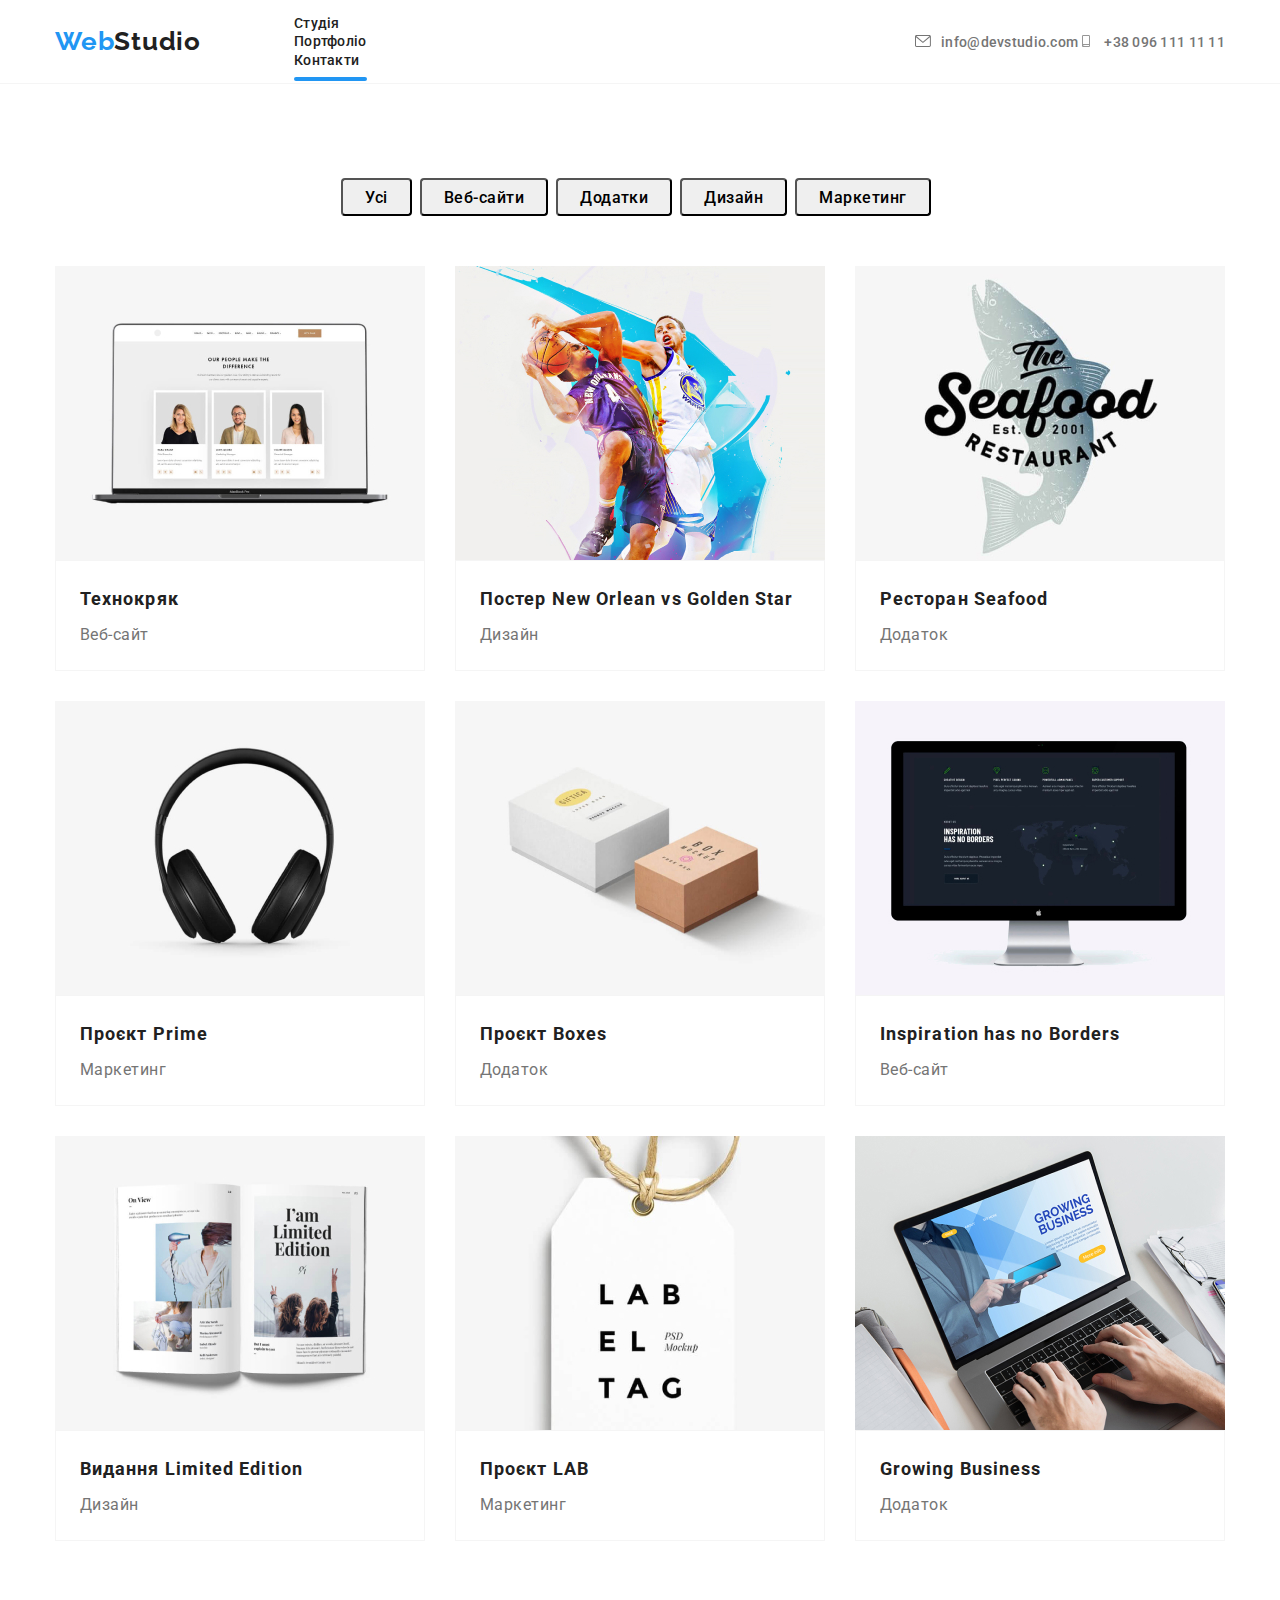
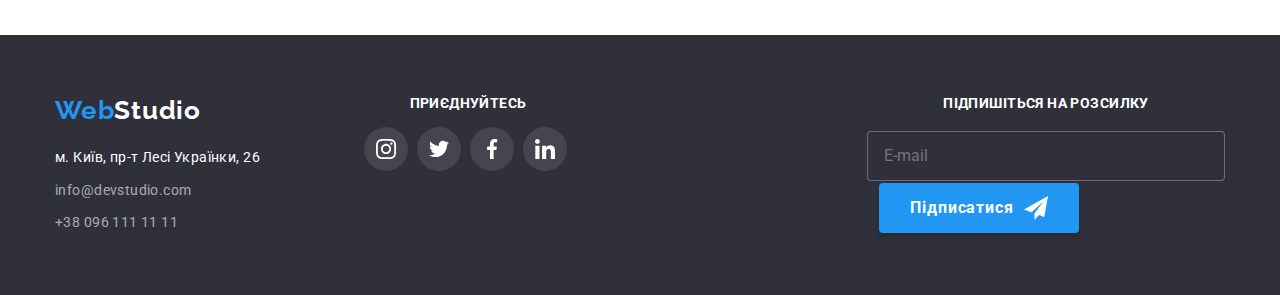
<file: portfolio.html>
<!DOCTYPE html>
<html lang="en">
<head>
    <meta charset="UTF-8">
    <meta http-equiv="X-UA-Compatible" content="IE=edge">
    <meta name="viewport" content="width=device-width, initial-scale=1.0">
    <title>Web Studio</title>
    <link rel="preconnect" href="https://fonts.googleapis.com">
    <link rel="preconnect" href="https://fonts.gstatic.com" crossorigin>
    <link href="https://fonts.googleapis.com/css2?family=Raleway:wght@700&family=Roboto:wght@400;500;700;900&display=swap"
        rel="stylesheet">
    <link rel="stylesheet" href="https://cdnjs.cloudflare.com/ajax/libs/modern-normalize/1.1.0/modern-normalize.min.css">
    <link rel="stylesheet" href="./css/main.min.css">
</head>
<body>
    <header>
        <div class="container">
            <nav>
                <a class="logo" href="./index.html"> <span class="logo__web">Web</span><span
                        class="logo__studio">Studio</span></a>
                <ul class="">
                    <li> <a class="header__studio menu-link " href="./index.html">Студія</a></li>
                    <li> <a class="header__portfolio menu-link  menu-link--active" href="./portfolio.html">Портфоліо</a></li>
                    <li> <a class="header__contacts menu-link" href="#">Контакти</a></li>
                </ul>
            </nav>
            <ul class="email-tel-header">
                <li><a class="header__email" href="mailto:info@devstudio.com"><svg class="email__svg" width="16"
                            height="12">
                            <use href="./images/symbol-defs.svg#icon-email"></use>
                        </svg>info@devstudio.com
                    </a></li>
                <li><a class="header__tel" href="tel:+380961111111"><svg class="smartphone__svg" width="16" height="12">
                            <use href="./images/symbol-defs.svg#icon-smartphone"></use>
                        </svg>+38 096 111 11 11</a></li>
            </ul>
        </div>
    </header>
    <main>
        <section class="section-portfolio">
            <div class="container">
                <h1 hidden>Project</h1>
                    <ul class="button-filters__ul ">
                        <li><button class="button-filters" type="button">Усі</button></li>
                        <li><button class="button-filters" type="button">Веб-сайти</button></li>
                        <li><button class="button-filters" type="button">Додатки</button></li>
                        <li><button class="button-filters" type="button">Дизайн</button></li>
                        <li><button class="button-filters" type="button">Маркетинг</button></li>
                    </ul>
            </div>
            <div class="container">
                <ul class="site">
                    <li class="items">
                        <div class="product">
                        <img src="./images/project1.jpg" alt="Технокряк" width="370">
                        <div class="product__tumb">
                            <div class="product__text">
                                <p>Ресурс пропонує комплексні пропозиції з різним рівнем функціоналу 
                                та сервісів. Все це дозволить відвідувачу отримати
                                вичерпні відомості про компанію чи приватну особу.</p>
                            </div>
                        </div>
                        </div>
                        <div class="portfolio-project">
                            <h2 class="portfolio-project__title">Технокряк</h2>
                            <p class="portfolio-project__text">Веб-сайт</p>
                        </div>
                    </li>
                    <li class="items">
                        <div class="product">
                            <img class="img-portfolio" src="./images/project2.jpg" alt="Постер New Orlean vs Golden Star" width="370">
                            <div class="product__tumb">
                                <div class="product__text">
                                    <p>Ресурс пропонує комплексні пропозиції з різним рівнем функціоналу
                                        та сервісів. Все це дозволить відвідувачу отримати
                                        вичерпні відомості про компанію чи приватну особу.</p>
                                </div>
                            </div>
                        </div>
                        <div class="portfolio-project">
                            <h2 class="portfolio-project__title">Постер New Orlean vs Golden Star</h2>
                            <p class="portfolio-project__text">Дизайн</p>
                        </div>
                    </li>
                    <li class="items">
                        <div class="product">
                            <img class="img-portfolio" src="./images/project3.jpg" alt="Ресторан Seafood" width="370">
                            <div class="product__tumb">
                                <div class="product__text">
                                    <p>Ресурс пропонує комплексні пропозиції з різним рівнем функціоналу
                                        та сервісів. Все це дозволить відвідувачу отримати
                                        вичерпні відомості про компанію чи приватну особу.</p>
                                </div>
                            </div>
                        </div>
                        <div class="portfolio-project">
                            <h2 class="portfolio-project__title">Ресторан Seafood</h2>
                            <p class="portfolio-project__text">Додаток</p>
                        </div>
                    </li>
                    <li class="items">
                        <div class="product">
                            <img class="img-portfolio" src="./images/project4.jpg" alt="Проєкт Prime" width="370">
                            <div class="product__tumb">
                                <div class="product__text">
                                    <p>Ресурс пропонує комплексні пропозиції з різним рівнем функціоналу
                                        та сервісів. Все це дозволить відвідувачу отримати
                                        вичерпні відомості про компанію чи приватну особу.</p>
                                </div>
                            </div>
                        </div>
                        <div class="portfolio-project">
                            <h2 class="portfolio-project__title">Проєкт Prime</h2>
                            <p class="portfolio-project__text">Маркетинг</p>
                        </div>
                    </li>
                    <li class="items">
                        <div class="product">
                            <img class="img-portfolio" src="./images/project5.jpg" alt="Проєкт Boxes" width="370">
                            <div class="product__tumb">
                                <div class="product__text">
                                    <p>Ресурс пропонує комплексні пропозиції з різним рівнем функціоналу
                                        та сервісів. Все це дозволить відвідувачу отримати
                                        вичерпні відомості про компанію чи приватну особу.</p>
                                </div>
                            </div>
                        </div>
                        <div class="portfolio-project">
                            <h2 class="portfolio-project__title">Проєкт Boxes</h2>
                            <p class="portfolio-project__text">Додаток</p>
                        </div>
                    </li>
                    <li class="items">
                        <div class="product">
                            <img class="img-portfolio" src="./images/project6.jpg" alt="Inspiration has no Borders" width="370">
                            <div class="product__tumb">
                                <div class="product__text">
                                    <p>Ресурс пропонує комплексні пропозиції з різним рівнем функціоналу
                                        та сервісів. Все це дозволить відвідувачу отримати
                                        вичерпні відомості про компанію чи приватну особу.</p>
                                </div>
                            </div>
                        </div>
                        <div class="portfolio-project">
                            <h2 class="portfolio-project__title">Inspiration has no Borders</h2>
                            <p class="portfolio-project__text">Веб-сайт</p>
                        </div>
                    </li>
                    <li class="items items-last">
                        <div class="product">
                            <img class="img-portfolio" src="./images/project7.jpg" alt="Видання Limited Edition" width="370">
                            <div class="product__tumb">
                                <div class="product__text">
                                    <p>Ресурс пропонує комплексні пропозиції з різним рівнем функціоналу
                                        та сервісів. Все це дозволить відвідувачу отримати
                                        вичерпні відомості про компанію чи приватну особу.</p>
                                </div>
                            </div>
                        </div>
                        <div class="portfolio-project">
                            <h2 class="portfolio-project__title">Видання Limited Edition</h2>
                            <p class="portfolio-project__text">Дизайн</p>
                        </div>
                    </li>
                    <li class="items items-last">
                        <div class="product">
                            <img class="img-portfolio" src="./images/project8.jpg" alt="Проєкт LAB" width="370">
                            <div class="product__tumb">
                                <div class="product__text">
                                    <p>Ресурс пропонує комплексні пропозиції з різним рівнем функціоналу
                                        та сервісів. Все це дозволить відвідувачу отримати
                                        вичерпні відомості про компанію чи приватну особу.</p>
                                </div>
                            </div>
                        </div>
                        <div class="portfolio-project">
                            <h2 class="portfolio-project__title">Проєкт LAB</h2>
                            <p class="portfolio-project__text">Маркетинг</p>
                        </div>
                    </li>
                    <li class="items items-last">
                        <div class="product">
                            <img class="img-portfolio" src="./images/project9.jpg" alt="Growing Business" width="370">
                            <div class="product__tumb">
                                <div class="product__text">
                                    <p>Ресурс пропонує комплексні пропозиції з різним рівнем функціоналу
                                        та сервісів. Все це дозволить відвідувачу отримати
                                        вичерпні відомості про компанію чи приватну особу.</p>
                                </div>
                            </div>
                        </div>
                        <div class="portfolio-project">
                            <h2 class="portfolio-project__title">Growing Business</h2>
                            <p class="portfolio-project__text">Додаток</p>
                        </div>
                    </li>
                </ul>
            </div>
        </section>
    </main>
    <footer>
        <div class="container footer__try">
            <div class="footer__div">
                <a class="logo" href="./index.html"> <span class="logo__web">Web</span><span
                        class="logo__studio logo__footer">Studio</span></a>
                <address class="footer-address">
                    <ul class="footer-address__contact">
                        <li class="footer-address__li">
                            <a class="footer-address__map" href="https://goo.gl/maps/CPtrU1FHBa2aNyZL9" target="_blank"
                                rel="noopener noreferrer nofollow">м. Київ, пр-т Лесі Українки, 26</a>
                        </li>
                        <li class="footer-address__li">
                            <a class="footer-address__email" href="mailto:info@devstudio.com">info@devstudio.com</a>
                        </li>
                        <li>
                            <a class="footer-address__tel" href="tel:+380961111111">+38 096 111 11 11</a>
                        </li>
                    </ul>
                </address>
            </div>
            <div class="footer__social-links">
                <h2 class="footer__h2">приєднуйтесь</h2>
                <ul class="social-links">
                    <li class="social-links__page ">
                        <a href="" class="page footer__page">
                            <svg class="network footer-network" width="20" height="20">
                                <use href="./images/symbol-defs.svg#icon-instagram"></use>
                            </svg>
                        </a>
                    </li>
                    <li class="social-links__page ">
                        <a href="" class="page footer__page">
                            <svg class="network footer-network" width="20" height="20">
                                <use href="./images/symbol-defs.svg#icon-twitter"></use>
                            </svg>
                        </a>
                    </li>
                    <li class="social-links__page ">
                        <a href="" class="page footer__page">
                            <svg class="network footer-network" width="20" height="20">
                                <use href="./images/symbol-defs.svg#icon-facebook"></use>
                            </svg>
                        </a>
                    </li>
                    <li class="social-links__page ">
                        <a href="" class="page footer__page">
                            <svg class="network footer-network" width="20" height="20">
                                <use href="./images/symbol-defs.svg#icon-linkedin"></use>
                            </svg>
                        </a>
                    </li>
                </ul>
            </div>
            <form class="footer-form">
                <h3 class="footer-form__h3">Підпишіться на розсилку</h3>
                <label for="email"></label>
                <input class="footer-form__input" type="email" name="email" id="email" placeholder="E-mail">
                <button class="footer-form__submit" type="submit">Підписатися <svg class="footer-form__icon" width="24"
                        height="24">
                        <use href="./images/symbol-defs.svg#icon-icon-send"></use>
                    </svg></button>
            </form>
        </div>
    </footer>
</body>
</html>
</file>
<file: css/main.min.css>
:root{--accent-color: #2196F3;--primary-text-color-: #212121;--text-color: #757575;--background-color: #F5F5F5;--background-footer: #2F303A;--button-color: #FFFFFF;--white-color: #FFFFFF;--background-btn-filters: #F5F4FA;--background-color-item: #F5F4FA}header{border-bottom:solid 1px var(--background-color);position:relative}@media screen and (min-width: 1200px){.header__li:not(last-child){margin-right:50px}}header li{display:block}nav{display:flex;align-items:center}@media screen and (max-width: 767px){nav{width:100%;display:flex;justify-content:space-between}}.email-tel-header{margin-left:auto;padding-top:33px;padding-bottom:32px}@media screen and (max-width: 767px){.email-tel-header{display:none}}@media screen and (min-width: 1200px){.email-tel-header{display:flex}}.menu-header{display:flex}@media screen and (max-width: 767px){.menu-header{display:none}}@media screen and (min-width: 768px){.menu-header{margin-left:87px}}header div{display:flex;align-items:center}.logo{padding-top:24px;padding-bottom:24px;font-family:"Raleway",sans-serif;font-weight:700;font-size:24px;line-height:1.19;letter-spacing:.03em}@media screen and (min-width: 1200px){.logo{margin-right:93px}}@media screen and (min-width: 1200px){.logo{font-size:26px}}.menu-container{display:flex;padding:0;margin:0;list-style:none}@media(max-width: 767px){.menu{display:none}}.menu-toggle{min-height:40px;min-width:40px;display:flex;align-items:center;justify-content:center;margin:0;padding:0;background-color:rgba(0,0,0,0);cursor:pointer;border:none;border-radius:50%;outline:none}@media(min-width: 768px){.menu-toggle{display:none}}.menu-toggle:hover,.menu-toggle:focus{color:var(--accent-color);transition:color 250ms cubic-bezier(0.4, 0, 0.2, 1)}.menu-container{position:fixed;top:0;left:0;width:100vw;height:100vh;padding:32px;background-color:#fff;z-index:999;transform:translateX(100%);transition:transform 250ms ease-in-out}.menu-container.is-open{transform:translateX(0)}.menu-container .menu-toggle{position:absolute;top:16px;right:16px;color:var(--primary-text-color)}.site-nav-mobile{padding:0;margin:0;list-style:none}.site-nav-mobile__link.current{color:var(--accent-color)}.site-nav-mobile__item{margin-bottom:32px}.site-nav-mobile__link{font-weight:500;font-size:40px;line-height:1.17;letter-spacing:.02em;color:var(--primary-text-color-)}.site-nav-mobile__link:hover,.site-nav-mobile__link:focus{color:var(--accent-color)}.nav-box-mobile{display:flex;flex-direction:column;justify-content:space-between}.contact-nav-mobile{margin-bottom:86px}.contact-nav-mobile__item:not(:last-child){margin-bottom:32px}.phone-mobile{font-weight:500;font-size:34px;line-height:1.2;color:var(--accent-color)}.email-mobile{color:var(--text-color);font-weight:500;font-size:24px;line-height:1.2}.network-mobile{position:absolute;bottom:48px;display:flex;flex-direction:row;font-size:18px;line-height:1.2;font-weight:500;letter-spacing:.02em}@media screen and (min-width: 768px){.network-mobile{display:none}}.network-mobile__item{border-right:1px solid rgba(33,33,33,.2);padding:0 10px}.network-mobile__item:last-child{border-right:none}.network-mobile__item:first-child{padding-left:0}.network-mobile__link{color:var(--accent-color)}.network-mobile__link:hover,.network-mobile__link:focus{cursor:pointer}.logo__web{color:var(--accent-color)}.logo__studio{color:var(--primary-text-color-)}.header__studio{padding-top:33px;padding-bottom:32px;font-weight:500;font-size:14px;line-height:1.14;letter-spacing:.02em;color:var(--primary-text-color-);transition:color 250ms cubic-bezier(0.4, 0, 0.2, 1)}.header__portfolio{padding-top:33px;padding-bottom:32px;font-weight:500;font-size:14px;line-height:1.14;letter-spacing:.02em;color:var(--primary-text-color-);transition:color 250ms cubic-bezier(0.4, 0, 0.2, 1)}.header__contacts{padding-top:33px;padding-bottom:32px;font-weight:500;font-size:14px;line-height:1.14;letter-spacing:.02em;color:var(--primary-text-color-);transition:color 250ms cubic-bezier(0.4, 0, 0.2, 1)}.header__email{padding-top:33px;padding-bottom:32px;font-weight:500;font-size:12px;line-height:1.14;letter-spacing:.02em;color:var(--text-color);transition:color 250ms cubic-bezier(0.4, 0, 0.2, 1)}@media screen and (min-width: 1140px){.header__email{font-size:14px}}.email__svg{fill:currentColor;margin-right:10px}.email__svg:hover{fill:currentColor}.email__svg:focus{fill:currentColor}.smartphone__svg{fill:currentColor;margin-right:10px}.smartphone__svg:hover{fill:currentColor}.smartphone__svg:focus{fill:currentColor}.header__tel{padding-top:33px;padding-bottom:32px;font-weight:500;font-size:12px;line-height:1.14;letter-spacing:.02em;color:var(--text-color);transition:color 250ms cubic-bezier(0.4, 0, 0.2, 1)}@media screen and (min-width: 1200px){.header__tel{font-size:14px}}.menu-link{position:relative}.menu-link:not(last-child){margin-right:50px}.menu-link::after{content:"";display:block;width:100%;height:4px;background-color:var(--accent-color);border-radius:2px;position:absolute;bottom:0;opacity:0;transition:opacity 250ms cubic-bezier(0.4, 0, 0.2, 1)}.menu-link:hover::after{opacity:1}.menu-link--active::after{content:"";display:block;width:100%;height:4px;background-color:var(--accent-color);border-radius:2px;position:absolute;bottom:0;opacity:1}.bcg-hero{text-align:center;padding-bottom:118px;height:400px;max-width:1600px;margin-left:auto;margin-right:auto;background-color:var(--bgc-temporary-color);background-image:linear-gradient(to right, rgba(47, 48, 58, 0.4), rgba(47, 48, 58, 0.4)),url("../images/bcg-img-mobile.jpg");background-repeat:no-repeat;background-size:cover;background-position:center}@media(min-device-pixel-ratio: 2),(-webkit-min-device-pixel-ratio: 2),(min-resolution: 2dppx){.bcg-hero{background-image:linear-gradient(to right, rgba(47, 48, 58, 0.4), rgba(47, 48, 58, 0.4)),url("../images/bcg-img-mobile@2x.jpg")}}@media screen and (min-width: 768px)and (max-width: 1199px){.bcg-hero{background-image:linear-gradient(to right, rgba(47, 48, 58, 0.4), rgba(47, 48, 58, 0.4)),url("../images/bcg-img-tablet.jpg")}}@media screen and (min-width: 768px)and (max-width: 1199px)and (min-device-pixel-ratio: 2),screen and (min-width: 768px)and (max-width: 1199px)and (-webkit-min-device-pixel-ratio: 2),screen and (min-width: 768px)and (max-width: 1199px)and (min-resolution: 2dppx){.bcg-hero{background-image:linear-gradient(to right, rgba(47, 48, 58, 0.4), rgba(47, 48, 58, 0.4)),url("../images/bcg-img-tablet@2x.jpg")}}@media screen and (min-width: 1200px){.bcg-hero{padding-top:118px;background-image:linear-gradient(to right, rgba(47, 48, 58, 0.4), rgba(47, 48, 58, 0.4)),url("../images/bcg-img-desk.jpg");height:600px}}@media screen and (min-width: 1200px)and (min-device-pixel-ratio: 2),screen and (min-width: 1200px)and (-webkit-min-device-pixel-ratio: 2),screen and (min-width: 1200px)and (min-resolution: 2dppx){.bcg-hero{background-image:linear-gradient(to right, rgba(47, 48, 58, 0.4), rgba(47, 48, 58, 0.4)),url("../images/bcg-img-desk@2x.jpg")}}.hero{text-align:center;padding-bottom:200px}.main-hero__title{margin:auto;font-weight:900;font-size:26px;line-height:1.36;letter-spacing:.06em;text-transform:uppercase;color:var(--white-color)}@media screen and (min-width: 767px){.main-hero__title{width:360px}}@media screen and (min-width: 1200px){.main-hero__title{font-size:44px;width:700px}}.main-hero__btn{display:inline-block;border-radius:4px;min-width:216px;height:50px;margin-top:30px;font-family:"Roboto";font-weight:700;font-size:16px;line-height:1.8;letter-spacing:.06em;background-color:var(--accent-color);color:var(--button-color);box-shadow:0px 4px 4px rgba(0,0,0,.15);transition:background-color 250ms cubic-bezier(0.4, 0, 0.2, 1)}.section__feature{padding-bottom:0}@media screen and (min-width: 767px){.section__display{display:flex;flex-wrap:wrap}}@media screen and (min-width: 1200px){.section__display{display:flex;flex-wrap:nowrap;justify-content:space-between}}@media screen and (min-width: 767px){.item{width:calc((100% - 60px)/2);margin:15px}}@media screen and (min-width: 1200px){.item{width:270px}}.item__1::before{display:block;content:"";height:120px;background-image:url(../svg/Group1.svg);background-size:70px;background-repeat:no-repeat;background-position:center;background-color:var(--background-color-item);margin-bottom:30px;border-radius:4px}.item__2::before{display:block;content:"";height:120px;background-image:url(../svg/clock1.svg);background-size:70px;background-repeat:no-repeat;background-position:center;background-color:var(--background-color-item);margin-bottom:30px;border-radius:4px}.item__3::before{display:block;content:"";height:120px;background-image:url(../svg/diagram1.svg);background-size:70px;background-repeat:no-repeat;background-position:center;background-color:var(--background-color-item);margin-bottom:30px;border-radius:4px}.item__4::before{display:block;content:"";height:120px;background-image:url(../svg/astronaut1.svg);background-size:70px;background-repeat:no-repeat;background-position:center;background-color:var(--background-color-item);margin-bottom:30px;border-radius:4px}.item__feature{margin-bottom:10px;font-weight:700;font-size:14px;line-height:1.14;letter-spacing:.03em;text-transform:uppercase}@media screen and (max-width: 767px){.item__feature{text-align:center}}.item__text{font-weight:400;font-size:14px;line-height:1.7;letter-spacing:.03em;color:var(--text-color)}@media screen and (max-width: 1200px){.section-title{display:none}}.title-box{margin-bottom:50px;text-align:center;font-weight:700;font-size:36px;line-height:1.16;letter-spacing:.03em}.title-box__li{position:relative}.title-box__div{position:absolute;bottom:0;left:0;width:370px;height:70px;background-color:rgba(47,48,58,.8)}.title-box__text{font-family:"Roboto";font-weight:700;font-size:14px;line-height:16px;text-align:center;letter-spacing:.03em;text-transform:uppercase;color:#fff;padding-top:27px}.team__title{margin-bottom:50px;text-align:center;font-weight:700;font-size:36px;line-height:1.16;letter-spacing:.03em}.team__container{background-color:#f5f4fa}.team-card{display:block}@media screen and (min-width: 768px){.team-card{display:flex;flex-wrap:wrap;gap:30px}}.team-card__box{text-align:center;padding-top:30px;padding-bottom:30px}.team-card__li{box-shadow:0px 1px 3px rgba(0,0,0,.12),0px 1px 1px rgba(0,0,0,.14),0px 2px 1px rgba(0,0,0,.2);border-radius:0px 0px 4px 4px;background-color:var(--white-color)}.team-card__li:last-child{margin-right:0}@media screen and (min-width: 768px){.team-card__li{margin-bottom:0;width:calc((100% - 30px)/2)}}@media screen and (min-width: 1200px){.team-card__li{flex-basis:calc((100% - 90px)/4)}}.team-card__name{margin-bottom:10px;font-weight:500;font-size:16px;line-height:1.18;letter-spacing:.03em}.team-card__job{font-weight:400;font-size:16px;line-height:1.18;letter-spacing:.03em;color:var(--text-color)}.team__container{background-color:#f5f4fa}.social-lincs{padding-left:12px;padding-right:12px;margin:0}.social-links__page{display:inline-flex;flex-direction:row;margin-top:16px}.social-links__page:not(last-child){margin-right:5px}.page{display:flex;justify-content:center;align-items:center;border-radius:50%;width:44px;height:44px;fill:#afb1b8;transition:background-color 250ms cubic-bezier(0.4, 0, 0.2, 1)}.page:hover{background-color:var(--accent-color);fill:var(--white-color);border-radius:50%;transition:background-color 250ms cubic-bezier(0.4, 0, 0.2, 1)}.page:focus{background-color:var(--accent-color);fill:var(--white-color);border-radius:50%}.clients-h2{padding-bottom:50px;font-family:"Roboto";font-weight:700;font-size:36px;line-height:1.16;text-align:center;letter-spacing:.03em;color:var(--primary-text-color-)}.company-icon{display:flex;flex-wrap:wrap;justify-content:center;gap:15px}.company-icon__li{width:calc((100% - 15px)/2)}@media screen and (max-width: 767px){.company-icon__li{display:contents}}@media screen and (min-width: 768px){.company-icon__li{width:calc((100% - 180px)/3)}}@media screen and (min-width: 1200px){.company-icon__li{width:calc((100% - 150px)/6)}}.company-icon__a{display:inline-flex;flex-direction:row;justify-content:center;align-items:center;width:170px;height:92px;border:1px solid #afb1b8;border-radius:4px;fill:#afb1b8;color:#afb1b8;transition:fill 250ms cubic-bezier(0.4, 0, 0.2, 1)}.company-icon__a:hover{fill:var(--accent-color);border:1px solid var(--accent-color);transition:fill 250ms cubic-bezier(0.4, 0, 0.2, 1)}.company-icon__a:focus{fill:var(--accent-color);border:1px solid var(--accent-color)}.company-ico__svg{fill:currentColor}.company-ico__svg:hover{fill:currentColor}.company-ico__svg:focus{fill:currentColor}.button-filters__ul{display:flex;justify-content:center;margin-bottom:50px}.button-filters{text-align:center;font-family:"Roboto",sans-serif;padding-left:22px;padding-right:22px;height:38px;font-weight:500;font-size:16px;line-height:1.6;letter-spacing:.03em;border-radius:4px;transition:background-color 250ms cubic-bezier(0.4, 0, 0.2, 1)}.button-filters:hover{box-shadow:0px 1px 3px rgba(0,0,0,.12),0px 1px 1px rgba(0,0,0,.14),0px 2px 1px rgba(0,0,0,.2)}.button-filters:focus{box-shadow:0px 1px 3px rgba(0,0,0,.12),0px 1px 1px rgba(0,0,0,.14),0px 2px 1px rgba(0,0,0,.2)}.button-filters:not(last-child){margin-right:8px}.items:hover{box-shadow:0px 1px 1px rgba(0,0,0,.12),0px 4px 4px rgba(0,0,0,.06),1px 4px 6px rgba(0,0,0,.16);transition:box-shadow 250ms cubic-bezier(0.4, 0, 0.2, 1)}.section-portfolio{padding-top:94px}.site{display:flex;flex-wrap:wrap}.site .items{width:370px;margin-right:30px;margin-bottom:30px}.site .items:nth-child(3n){margin-right:0}.site .items-last{margin-bottom:0}.portfolio-project__title{margin-bottom:4px;font-weight:700;font-size:18px;line-height:2;letter-spacing:.06em}.portfolio-project__text{font-weight:400;font-size:16px;line-height:1.8;letter-spacing:.03em;color:var(--text-color)}.portfolio-project{padding:20px 24px;border:solid 1px var(--background-color)}.product{position:relative;overflow:hidden}.product__tumb{position:absolute;top:0;left:0;width:100%;height:100%;background-color:rgba(33,150,243,.9);transform:translateY(100%);transition:transform 250ms cubic-bezier(0.4, 0, 0.2, 1)}.items:hover .product__tumb{transform:translateY(0)}.product__text{font-family:"Roboto";font-weight:400;font-size:18px;line-height:28px;letter-spacing:.03em;padding:63px 24px;color:#fff}.backdrop{position:fixed;top:0;left:0;width:100%;height:100%;background-color:rgba(0,0,0,.2);opacity:1;transition:opacity 250ms cubic-bezier(0.4, 0, 0.2, 1);overflow-y:scroll}.modal{max-width:450px;position:absolute;top:50%;left:50%;transform:translate(-50%, -50%);background-color:#fff;box-shadow:0px 1px 3px rgba(0,0,0,.12),0px 1px 1px rgba(0,0,0,.14),0px 2px 1px rgba(0,0,0,.2);border-radius:4px;transform:translate(-50%, -50% scale(1));transition:transform 250ms cubic-bezier(0.4, 0, 0.2, 1)}@media screen and (min-width: 1200px){.modal{max-width:528px;max-height:581px}}.modal__container{padding:40px}.modal-button{position:absolute;top:8px;right:8px;display:inline-block;border:1px solid rgba(0,0,0,.1);border-radius:50%;cursor:pointer;width:30px;height:30px;background-color:#fff;color:#000;transition:fill 250ms cubic-bezier(0.4, 0, 0.2, 1)}.modal-button:hover{background-color:var(--button-color);fill:var(--accent-color)}.modal-button-svg{position:absolute;top:6px;right:6px}.is-hidden{opacity:0;pointer-events:none}.modal__h2{margin-bottom:12px;font-family:"Roboto";font-style:normal;font-weight:700;font-size:20px;line-height:23px;text-align:center;letter-spacing:.03em;color:#212121}.form-elements{display:flex;flex-direction:column;justify-content:center;margin-bottom:10px;position:relative;width:370px}@media screen and (min-width: 1200px){.form-elements{width:448px}}.form-elements label{margin-bottom:4px;font-family:"Roboto";font-style:normal;font-weight:400;font-size:12px;line-height:14px;letter-spacing:.01em;color:#757575}.form-elements input{border:1px solid rgba(33,33,33,.2);border-radius:4px;width:370px;height:40px;padding-left:42px}.form-elements input:focus{border-color:var(--accent-color)}@media screen and (min-width: 1140px){.form-elements input{width:448px}}.coment{resize:none;width:370px;height:120px;border:1px solid rgba(33,33,33,.2);border-radius:4px;padding:12px 16px;font-family:"Roboto";font-style:normal;font-weight:400;font-size:12px;line-height:14px;letter-spacing:.01em;color:rgba(117,117,117,.5)}@media screen and (min-width: 1200px){.coment{width:448px}}.icon-position{position:relative}.icon{position:absolute;left:12px;top:50%;transform:translateY(-50%)}.icon-position:focus-within>.icon{fill:var(--accent-color);border-color:var(--accent-color);border:var(--accent-color)}.checkbox__lable{display:flex;align-items:center;margin-top:20px;font-family:"Roboto";font-style:normal;font-weight:400;font-size:12px;line-height:24px;letter-spacing:.03em;color:#757575}@media screen and (min-width: 1200px){.checkbox__lable{font-size:14px}}.checkbox{position:absolute;width:1px;height:1px;margin:-1px;border:0;padding:0;white-space:nowrap;-webkit-clip-path:inset(100%);clip-path:inset(100%);clip:rect(0 0 0 0);overflow:hidden}.icon-checkbox{display:inline-block;width:16px;height:15px;border:2px solid #212121;border-radius:2px;margin-right:7px}.checkbox:checked+.icon-checkbox{border-color:var(--accent-color);background-color:var(--accent-color);background-image:url(../svg/icon-check.svg);background-size:contain;background-origin:border-box}.checkbox__a{margin-left:3px;font-family:"Roboto";font-style:normal;font-weight:400;font-size:12px;line-height:24px;letter-spacing:.03em;-webkit-text-decoration-line:underline;text-decoration-line:underline;color:#2196f3}@media screen and (min-width: 1200px){.checkbox__a{font-size:14px}}@media screen and (min-width: 1200px){.checkbox__div{margin-top:20px;margin-left:20px}}.btn-submit{display:block;margin:30px auto 0;padding:10px 52px;width:200px;height:50px;background-color:var(--accent-color);box-shadow:0px 4px 4px rgba(0,0,0,.15);border-radius:4px;border:0;cursor:pointer;font-family:"Roboto";font-style:normal;font-weight:700;font-size:16px;line-height:30px;text-align:center;letter-spacing:.06em;color:var(--white-color);transition:opacity 250ms cubic-bezier(0.4, 0, 0.2, 1)}.btn-submit:hover{background-color:#188ce8}footer{background:var(--background-footer)}.logo__footer{color:var(--white-color)}.footer-address__map{font-weight:400;font-size:14px;line-height:1.7;letter-spacing:.03em;color:var(--white-color);transition:color 250ms cubic-bezier(0.4, 0, 0.2, 1)}.footer-address__email{font-weight:400;font-size:14px;line-height:1.7;letter-spacing:.03em;color:rgba(255,255,255,.6);transition:color 250ms cubic-bezier(0.4, 0, 0.2, 1)}.footer-address__tel{font-weight:400;font-size:14px;line-height:1.7;letter-spacing:.03em;color:rgba(255,255,255,.6);transition:color 250ms cubic-bezier(0.4, 0, 0.2, 1)}footer{padding-top:60px;padding-bottom:60px}@media screen and (max-width: 767px){.footer__div{margin-bottom:60px}}@media screen and (min-width: 1200px){.footer__div{margin-right:70px}}.footer__try{text-align:center}@media screen and (min-width: 1200px){.footer__try{display:flex}}.footer-address__contact{padding-top:20px}@media screen and (min-width: 1200px){.footer-address__contact{display:flex;flex-direction:column;text-align:start}}.footer-address__li{margin-bottom:9px}.footer__h2{color:var(--white-color);font-family:"Roboto";font-weight:700;font-size:14px;line-height:16px;letter-spacing:.03em;text-transform:uppercase}.footer__page{fill:var(--white-color);background-color:rgba(255,255,255,.1);border-radius:50%}@media screen and (min-width: 1200px){.footer-form__div{display:flex;margin-left:auto}}.footer-form{margin-left:auto}@media screen and (min-width: 767px){.footer-form{display:inline-flex;flex-direction:column}}.footer-form__h3{margin-bottom:20px;font-family:"Roboto";font-style:normal;font-weight:700;font-size:14px;line-height:16px;letter-spacing:.03em;text-transform:uppercase;color:#fff}@media screen and (min-width: 1200px){.footer-form-subscribe{display:flex;flex-direction:row;align-items:center}}.footer-form__input{width:358px;height:50px;border:1px solid rgba(255,255,255,.3);border-radius:4px;background-color:var(--background-footer);padding:15px 16px;color:var(--white-color)}.footer-form__input:focus{border-color:var(--accent-color)}@media screen and (max-width: 1200px){.footer-form__input{margin-bottom:20px}}.footer-form__submit{display:flex;justify-content:center;align-items:center;margin:auto;width:200px;height:50px;background-color:var(--accent-color);box-shadow:0px 4px 4px rgba(0,0,0,.15);border-radius:4px;border:0;font-family:"Roboto";font-weight:700;font-size:16px;line-height:30px;text-align:center;letter-spacing:.06em;color:var(--white-color)}@media screen and (min-width: 1200px){.footer-form__submit{margin-left:12px}}.footer-form__icon{margin-left:10px}@media screen and (max-width: 767px){.footer__social-links{margin-bottom:60px}}@media screen and (min-width: 767px){.footer-container__tablet{display:flex;justify-content:space-around;margin-bottom:60px}}html{box-sizing:border-box}*,*::before,*::after{box-sizing:inherit}h2,h3,p,ul{margin-top:0;margin-bottom:0}ul{padding-left:0}body{color:var(--primary-text-color-);font-family:"Roboto",sans-serif}.footer-address{font-style:normal}ul{list-style-type:none}a{text-decoration:none}a:hover{color:var(--accent-color)}a:focus{color:var(--accent-color)}button{cursor:pointer}button:hover{background-color:var(--accent-color);color:var(--button-color)}button:focus{background-color:var(--accent-color);color:var(--button-color)}.container{margin-left:auto;margin-right:auto;padding-left:15px;padding-right:15px}@media screen and (min-width: 480px){.container{width:480px}}@media screen and (min-width: 768px){.container{width:768px}}@media screen and (min-width: 1200px){.container{width:1200px;padding-left:15px;padding-right:15px}}section{padding-top:94px;padding-bottom:94px}img{display:block}/*# sourceMappingURL=main.min.css.map */
</file>
